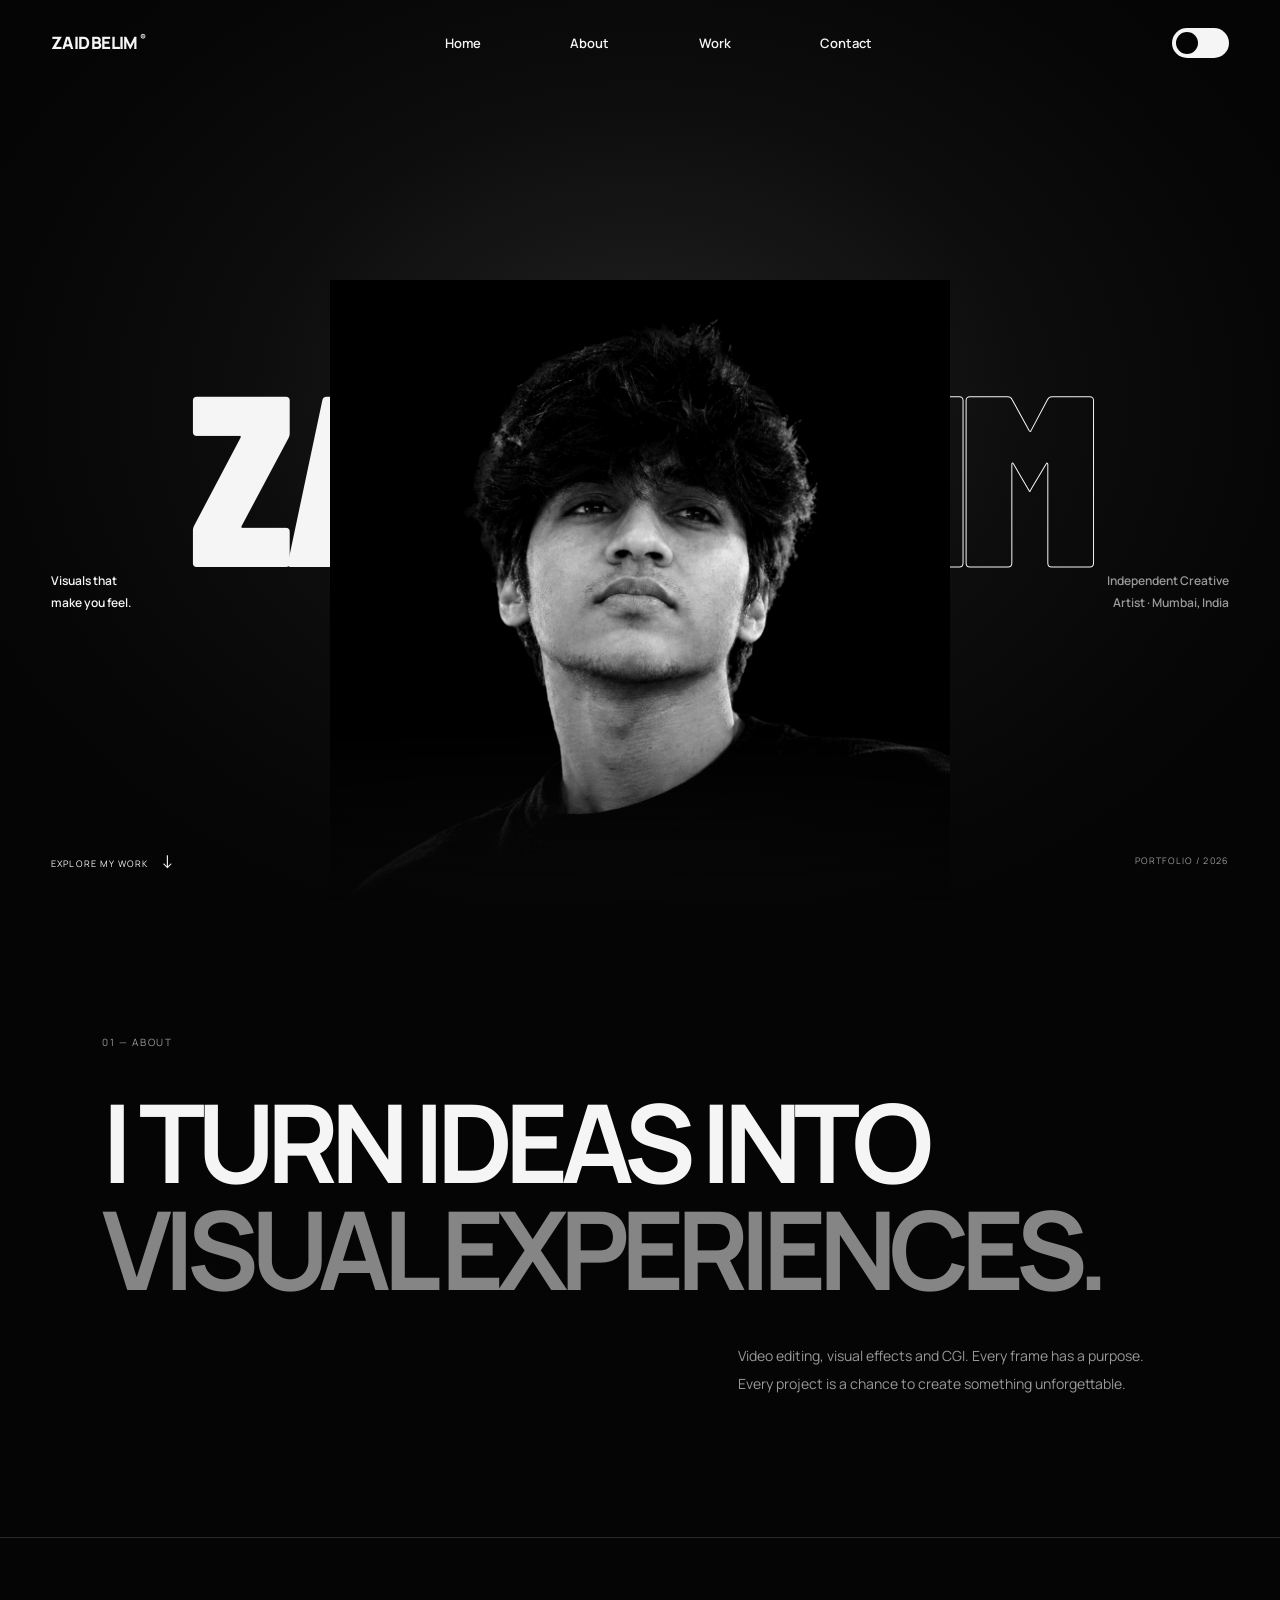
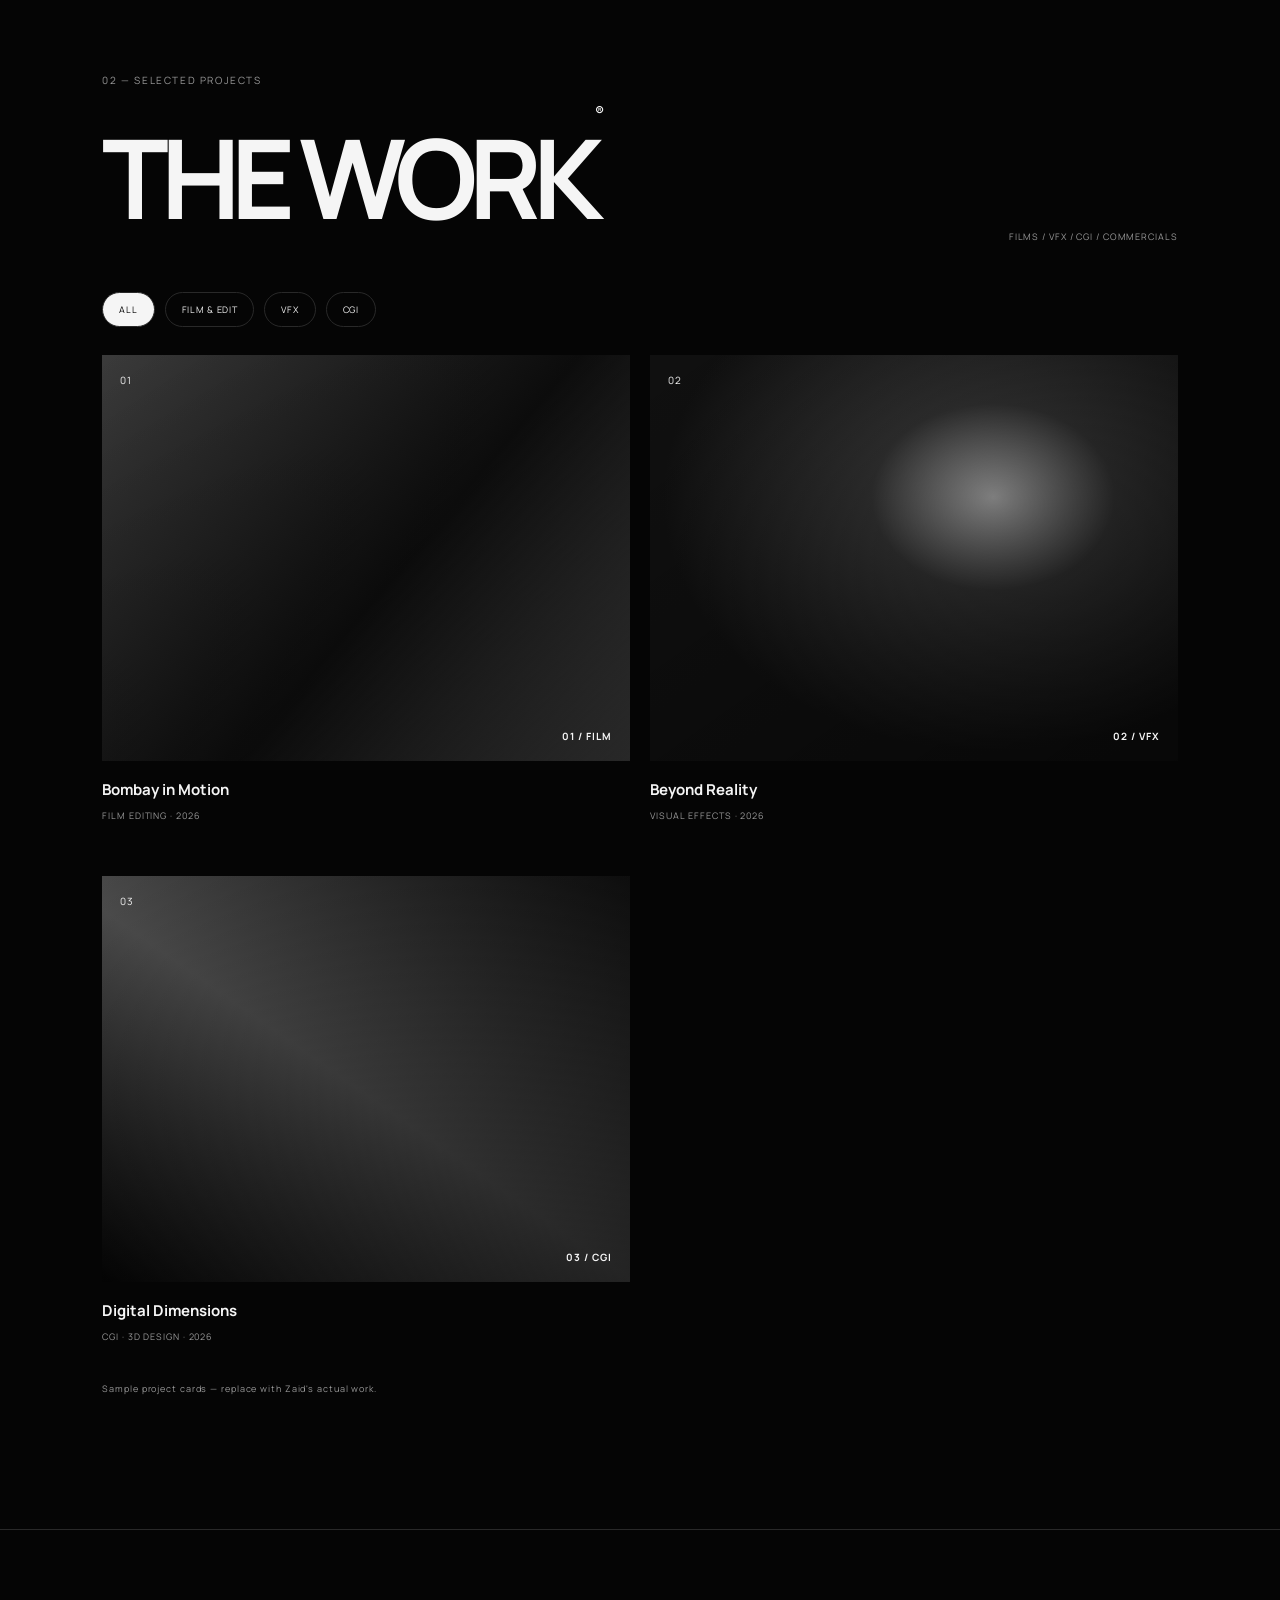
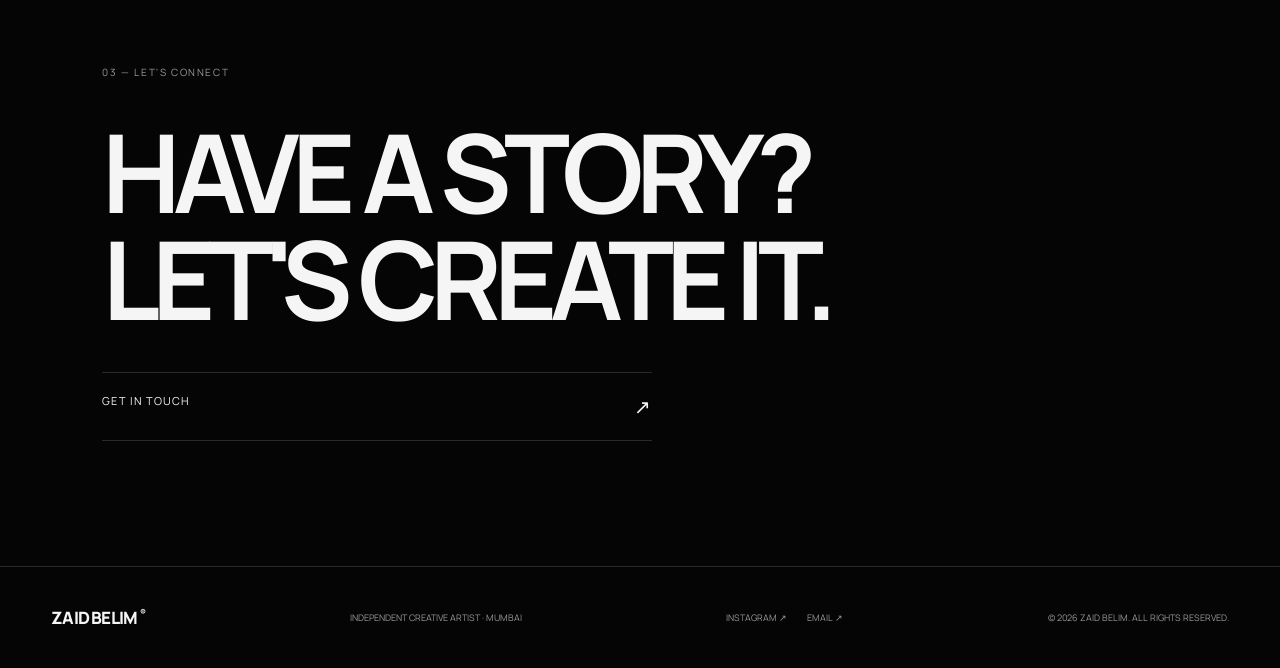
<file: index.html>
<!DOCTYPE html>
<html lang="en">
<head>
  <meta charset="UTF-8">
  <meta name="viewport" content="width=device-width, initial-scale=1">
  <meta name="theme-color" content="#050505">
  <title>Zaid Belim — Visual Artist</title>
  <link rel="preconnect" href="https://fonts.googleapis.com">
  <link href="https://fonts.googleapis.com/css2?family=Barlow+Condensed:wght@600;700;800;900&family=Manrope:wght@400;500;600;700;800&display=swap" rel="stylesheet">
  <link rel="stylesheet" href="style.css">
  <script src="script.js" defer></script>
</head>
<body>
  <header class="navbar">
    <a href="#home" class="logo">ZAID BELIM<span>®</span></a>
    <nav id="nav">
      <a href="#home">Home</a>
      <a href="#about">About</a>
      <a href="#work">Work</a>
      <a href="#contact">Contact</a>
    </nav>
    <button class="theme-toggle" id="themeToggle" aria-label="Toggle theme">
      <span></span>
    </button>
    <button class="menu" id="menu" aria-label="Open menu">☰</button>
  </header>

  <main>
    <section class="hero" id="home">
      <div class="hero-copy">
        <p class="overline">VIDEO EDITOR · VFX ARTIST · CGI</p>
        <h1>ZAID <span>BELIM</span></h1>
      </div>

      <!-- Replace zaid.jpg with Zaid's best portrait photo -->
      <img class="portrait" src="zaid.png" alt="Zaid Belim portrait">

      <div class="hero-caption">
        <p>Visuals that<br>make you feel.</p>
        <p class="right-caption">Independent Creative<br>Artist · Mumbai, India</p>
      </div>

      <div class="hero-bottom">
        <a href="#work" class="discover">EXPLORE MY WORK <span>↓</span></a>
        <span class="edition">PORTFOLIO / 2026</span>
      </div>
    </section>

    <section class="intro" id="about">
      <p class="label">01 — ABOUT</p>
      <h2>I TURN IDEAS INTO<br><span>VISUAL EXPERIENCES.</span></h2>
      <p class="intro-text">
        Video editing, visual effects and CGI. Every frame has a purpose.
        Every project is a chance to create something unforgettable.
      </p>
    </section>

    <section class="work" id="work">
      <div class="section-head">
        <div>
          <p class="label">02 — SELECTED PROJECTS</p>
          <h2>THE WORK<span>®</span></h2>
        </div>
        <p>FILMS / VFX / CGI / COMMERCIALS</p>
      </div>

      <div class="filters">
        <button class="active" data-filter="all">ALL</button>
        <button data-filter="film">FILM & EDIT</button>
        <button data-filter="vfx">VFX</button>
        <button data-filter="cgi">CGI</button>
      </div>

      <div class="projects" id="projects">
        <article class="project" data-category="film">
          <div class="project-image image-one">
            <span>01</span><b>01 / FILM</b>
          </div>
          <h3>Bombay in Motion</h3>
          <p>FILM EDITING · 2026</p>
        </article>
        <article class="project" data-category="vfx">
          <div class="project-image image-two">
            <span>02</span><b>02 / VFX</b>
          </div>
          <h3>Beyond Reality</h3>
          <p>VISUAL EFFECTS · 2026</p>
        </article>
        <article class="project" data-category="cgi">
          <div class="project-image image-three">
            <span>03</span><b>03 / CGI</b>
          </div>
          <h3>Digital Dimensions</h3>
          <p>CGI · 3D DESIGN · 2026</p>
        </article>
      </div>
      <p class="notice">Sample project cards — replace with Zaid's actual work.</p>
    </section>

    <section class="contact" id="contact">
      <p class="label">03 — LET'S CONNECT</p>
      <h2>HAVE A STORY?<br><span>LET'S CREATE IT.</span></h2>
      <a href="mailto:zaid@example.com" class="contact-link">
        GET IN TOUCH <span>↗</span>
      </a>
    </section>
  </main>

  <footer>
    <a href="#home" class="logo">ZAID BELIM<span>®</span></a>
    <p>INDEPENDENT CREATIVE ARTIST · MUMBAI</p>
    <div>
      <a href="https://instagram.com/" target="_blank" rel="noreferrer">INSTAGRAM ↗</a>
      <a href="mailto:zaid@example.com">EMAIL ↗</a>
    </div>
    <small>© 2026 ZAID BELIM. ALL RIGHTS RESERVED.</small>
  </footer>
</body>
</html>
</file>
<file: style.css>
:root {
  --bg: #050505;
  --fg: #f5f5f5;
  --muted: #999;
  --line: #292929;
  --accent: #d9d9d9;
}
* { box-sizing: border-box; }
html { scroll-behavior: smooth; }
body {
  margin: 0;
  background: var(--bg);
  color: var(--fg);
  font-family: Manrope, sans-serif;
  transition: background .3s, color .3s;
}
a { color: inherit; text-decoration: none; }
button { font: inherit; cursor: pointer; color: inherit; }
.navbar {
  height: 85px; padding: 0 4%;
  display: flex; align-items: center; justify-content: space-between;
  position: absolute; top: 0; left: 0; right: 0; z-index: 10;
}
.logo { font-size: 17px; font-weight: 900; letter-spacing: -.8px; }
.logo span { font-size: 9px; vertical-align: top; margin-left: 3px; }
nav { display: flex; gap: clamp(22px, 7vw, 100px); }
nav a { font-size: 13px; font-weight: 600; }
nav a:hover, footer a:hover { opacity: .55; }
.theme-toggle {
  width: 57px; height: 30px; border: 0; border-radius: 30px;
  background: var(--fg); padding: 4px;
}
.theme-toggle span {
  display: block; width: 22px; height: 22px; border-radius: 50%;
  background: var(--bg); transition: transform .25s;
}
.menu { display: none; background: none; border: 0; font-size: 23px; }

.hero {
  min-height: 760px; height: 100svh; max-height: 1000px;
  position: relative; overflow: hidden; isolation: isolate;
  display: flex; align-items: center; justify-content: center;
  background: radial-gradient(ellipse at 50% 45%, #222 0%, #0c0c0c 46%, #050505 78%);
}
.hero-copy {
  position: absolute; top: 37%; left: 2%; right: 2%;
  z-index: -1; text-align: center;
}
.overline {
  font-size: 10px; letter-spacing: .24em; color: var(--muted);
  margin-bottom: 16px;
}
.hero h1 {
  margin: 0; white-space: nowrap;
  font-family: "Barlow Condensed", sans-serif;
  font-weight: 900; font-size: clamp(90px, 19vw, 270px);
  line-height: .8; letter-spacing: -.035em;
}
.hero h1 span { color: transparent; -webkit-text-stroke: 1px var(--fg); }
.portrait {
  position: absolute; bottom: 0; left: 50%; transform: translateX(-50%);
  height: 79%; width: min(66%, 620px);
  object-fit: contain; object-position: center bottom;
  filter: grayscale(1) contrast(1.12);
  -webkit-mask-image: linear-gradient(to bottom, #000 75%, transparent 100%);
  mask-image: linear-gradient(to bottom, #000 75%, transparent 100%);
}
.hero-caption {
  position: absolute; left: 4%; right: 4%; top: 62%;
  display: flex; justify-content: space-between; align-items: start;
  font-size: 12px; line-height: 1.8; font-weight: 600;
}
.right-caption { text-align: right; color: var(--muted); }
.hero-bottom {
  position: absolute; bottom: 28px; left: 4%; right: 4%;
  display: flex; justify-content: space-between; align-items: center;
  font-size: 9px; letter-spacing: .12em;
}
.discover span { margin-left: 10px; font-size: 18px; }
.edition { color: var(--muted); }

.intro, .work, .contact { padding: 125px 8%; }
.label { font-size: 10px; letter-spacing: .16em; color: var(--muted); }
.intro h2, .contact h2 {
  font-size: clamp(43px, 8.5vw, 115px); line-height: .98;
  letter-spacing: -.075em; margin: 40px 0;
}
.intro h2 span, .contact h2 span { color: #858585; }
.intro-text {
  max-width: 440px; margin-left: auto; font-size: 14px;
  color: var(--muted); line-height: 2;
}
.work { border-top: 1px solid var(--line); }
.section-head { display: flex; justify-content: space-between; align-items: end; gap: 20px; }
.section-head h2 { font-size: clamp(55px, 9vw, 110px); margin: 15px 0 0; letter-spacing: -.08em; }
.section-head h2 span { font-size: 14px; vertical-align: top; }
.section-head > p { font-size: 9px; color: var(--muted); letter-spacing: .1em; }
.filters { display: flex; flex-wrap: wrap; gap: 10px; margin: 40px 0 28px; }
.filters button {
  background: none; border: 1px solid var(--line); border-radius: 30px;
  padding: 10px 16px; font-size: 9px; letter-spacing: .08em;
}
.filters button.active, .filters button:hover { background: var(--fg); color: var(--bg); }
.projects { display: grid; grid-template-columns: 1fr 1fr; gap: 45px 20px; }
.project { min-width: 0; }
.project[hidden] { display: none; }
.project-image {
  aspect-ratio: 1.3; position: relative; overflow: hidden;
  background-color: #171717; display: flex; align-items: center; justify-content: center;
  transition: filter .3s;
}
.project-image::after {
  content: ""; position: absolute; inset: 0;
  background: linear-gradient(145deg, transparent, #0008);
}
.project:hover .project-image { filter: brightness(1.2); }
.project-image span, .project-image b {
  position: absolute; z-index: 1; font-size: 10px; letter-spacing: .1em;
}
.project-image span { top: 18px; left: 18px; }
.project-image b { bottom: 18px; right: 18px; }
.image-one {
  background: linear-gradient(130deg, #3b3b3b, #101010 55%, #555);
}
.image-two {
  background: radial-gradient(ellipse at 65% 35%, #aaa, #333 25%, #101010 68%);
}
.image-three {
  background: linear-gradient(35deg, #050505, #4c4c4c 48%, #121212);
}
.project h3 { font-size: 15px; margin: 18px 0 8px; }
.project > p, .notice { font-size: 9px; letter-spacing: .1em; color: var(--muted); }
.notice { margin-top: 30px; }
.contact { border-top: 1px solid var(--line); }
.contact h2 span { color: var(--fg); }
.contact-link {
  display: flex; justify-content: space-between; max-width: 550px;
  padding: 20px 0; border-top: 1px solid var(--line);
  border-bottom: 1px solid var(--line); font-size: 11px; letter-spacing: .1em;
}
.contact-link span { font-size: 20px; }
footer {
  padding: 35px 4%; border-top: 1px solid var(--line);
  display: flex; flex-wrap: wrap; justify-content: space-between; align-items: center; gap: 22px;
}
footer p, footer small, footer div a { font-size: 9px; color: var(--muted); }
footer div { display: flex; gap: 20px; }

body.light {
  --bg: #ecebe8;
  --fg: #101010;
  --muted: #666;
  --line: #c9c7c3;
}
body.light .hero { background: radial-gradient(ellipse at 50% 45%, #d2d0cc, #ecebe8 72%); }
body.light .hero h1 span { -webkit-text-stroke-color: var(--fg); }
body.light .portrait { filter: grayscale(1) contrast(1.05); }
body.light .theme-toggle span { transform: translateX(27px); }
body.light .project-image { background-color: #c5c5c5; }

@media (max-width: 700px) {
  .navbar { height: 70px; padding: 0 5%; }
  nav {
    display: none; position: absolute; top: 69px; left: 0; right: 0;
    padding: 25px 5%; background: var(--bg); flex-direction: column; gap: 25px;
  }
  nav.open { display: flex; }
  .menu { display: block; }
  .theme-toggle { margin-left: auto; margin-right: 14px; }
  .hero { min-height: 690px; height: 92svh; }
  .hero-copy { top: 39%; }
  .hero h1 { font-size: 19vw; }
  .portrait { height: 68%; width: 100%; }
  .hero-caption { top: 68%; font-size: 10px; }
  .hero-bottom { bottom: 20px; }
  .intro, .work, .contact { padding: 85px 5%; }
  .section-head { align-items: start; flex-direction: column; }
  .section-head h2 { font-size: 62px; }
  .projects { grid-template-columns: 1fr; gap: 35px; }
  .project-image { aspect-ratio: 1.2; }
  .intro h2, .contact h2 { font-size: clamp(42px, 10vw, 70px); }
  footer { padding: 28px 5%; }
  footer p { order: 3; width: 100%; }
}
</file>
